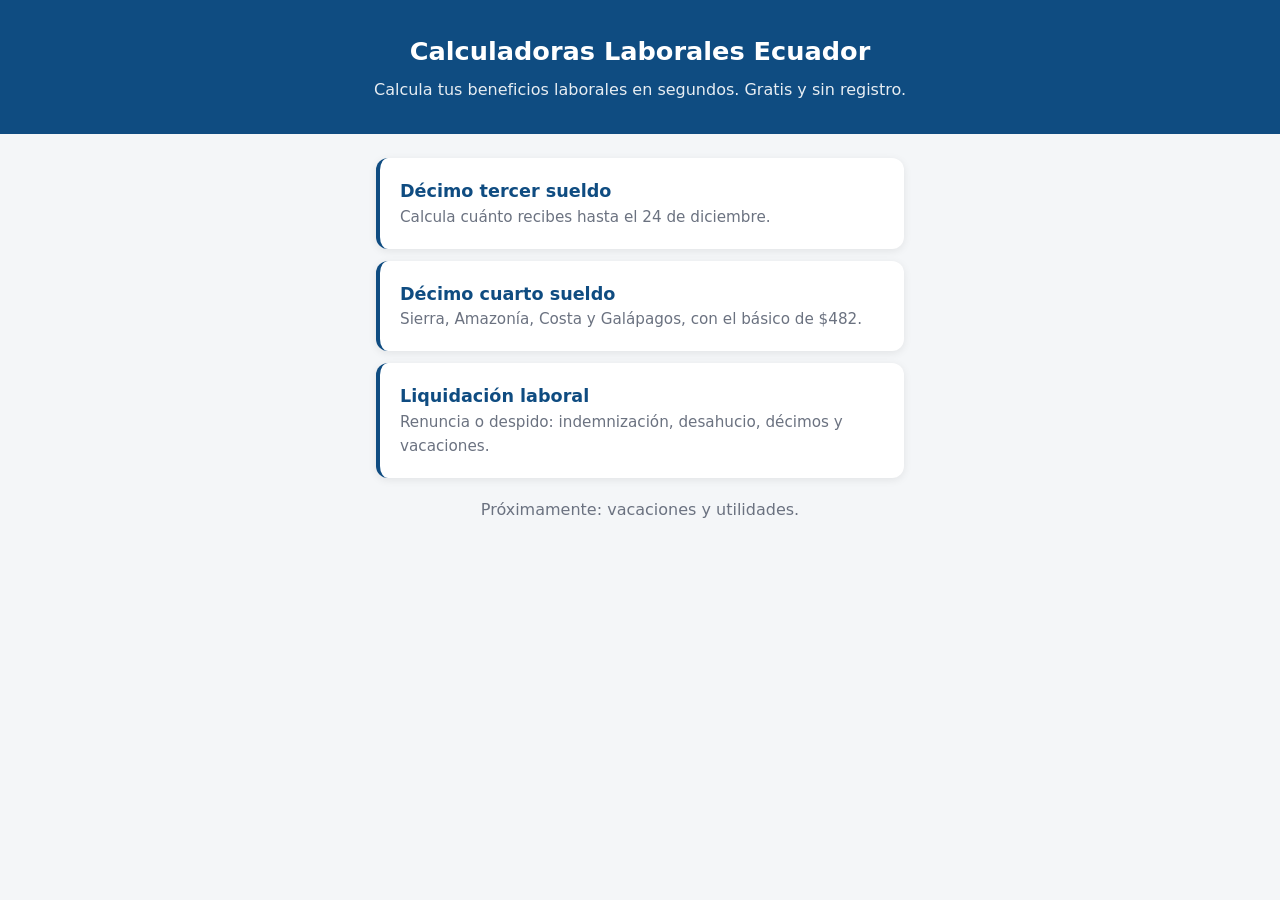
<file: index.html>
<!DOCTYPE html>
<html lang="es">
<head>
  <meta charset="UTF-8">
  <meta name="viewport" content="width=device-width, initial-scale=1.0">
  <title>Calculadoras Laborales Ecuador 2026 | Décimos y liquidación</title>
  <meta name="description" content="Calculadoras gratuitas para Ecuador: décimo tercero, décimo cuarto y liquidación laboral, actualizadas con el salario básico 2026.">
  <link rel="stylesheet" href="styles.css">
</head>
<body>
  <header class="encabezado">
    <h1>Calculadoras Laborales Ecuador</h1>
    <p>Calcula tus beneficios laborales en segundos. Gratis y sin registro.</p>
  </header>

  <main class="contenedor">
    <ul class="lista-calculadoras">
      <li>
        <a href="decimo-tercero/">
          <strong>Décimo tercer sueldo</strong>
          <span>Calcula cuánto recibes hasta el 24 de diciembre.</span>
        </a>
      </li>
      <li>
        <a href="decimo-cuarto/">
          <strong>Décimo cuarto sueldo</strong>
          <span>Sierra, Amazonía, Costa y Galápagos, con el básico de $482.</span>
        </a>
      </li>
      <li>
        <a href="liquidacion/">
          <strong>Liquidación laboral</strong>
          <span>Renuncia o despido: indemnización, desahucio, décimos y vacaciones.</span>
        </a>
      </li>
    </ul>

    <p class="proximamente">Próximamente: vacaciones y utilidades.</p>
  </main>
  <!-- Cloudflare Web Analytics --><script type='module' src='https://static.cloudflareinsights.com/beacon.min.js' data-cf-beacon='{"token": "72a0e35cafc4409990adaa18cb5a1dfc"}'></script><!-- End Cloudflare Web Analytics -->
</body>
</html>
</file>
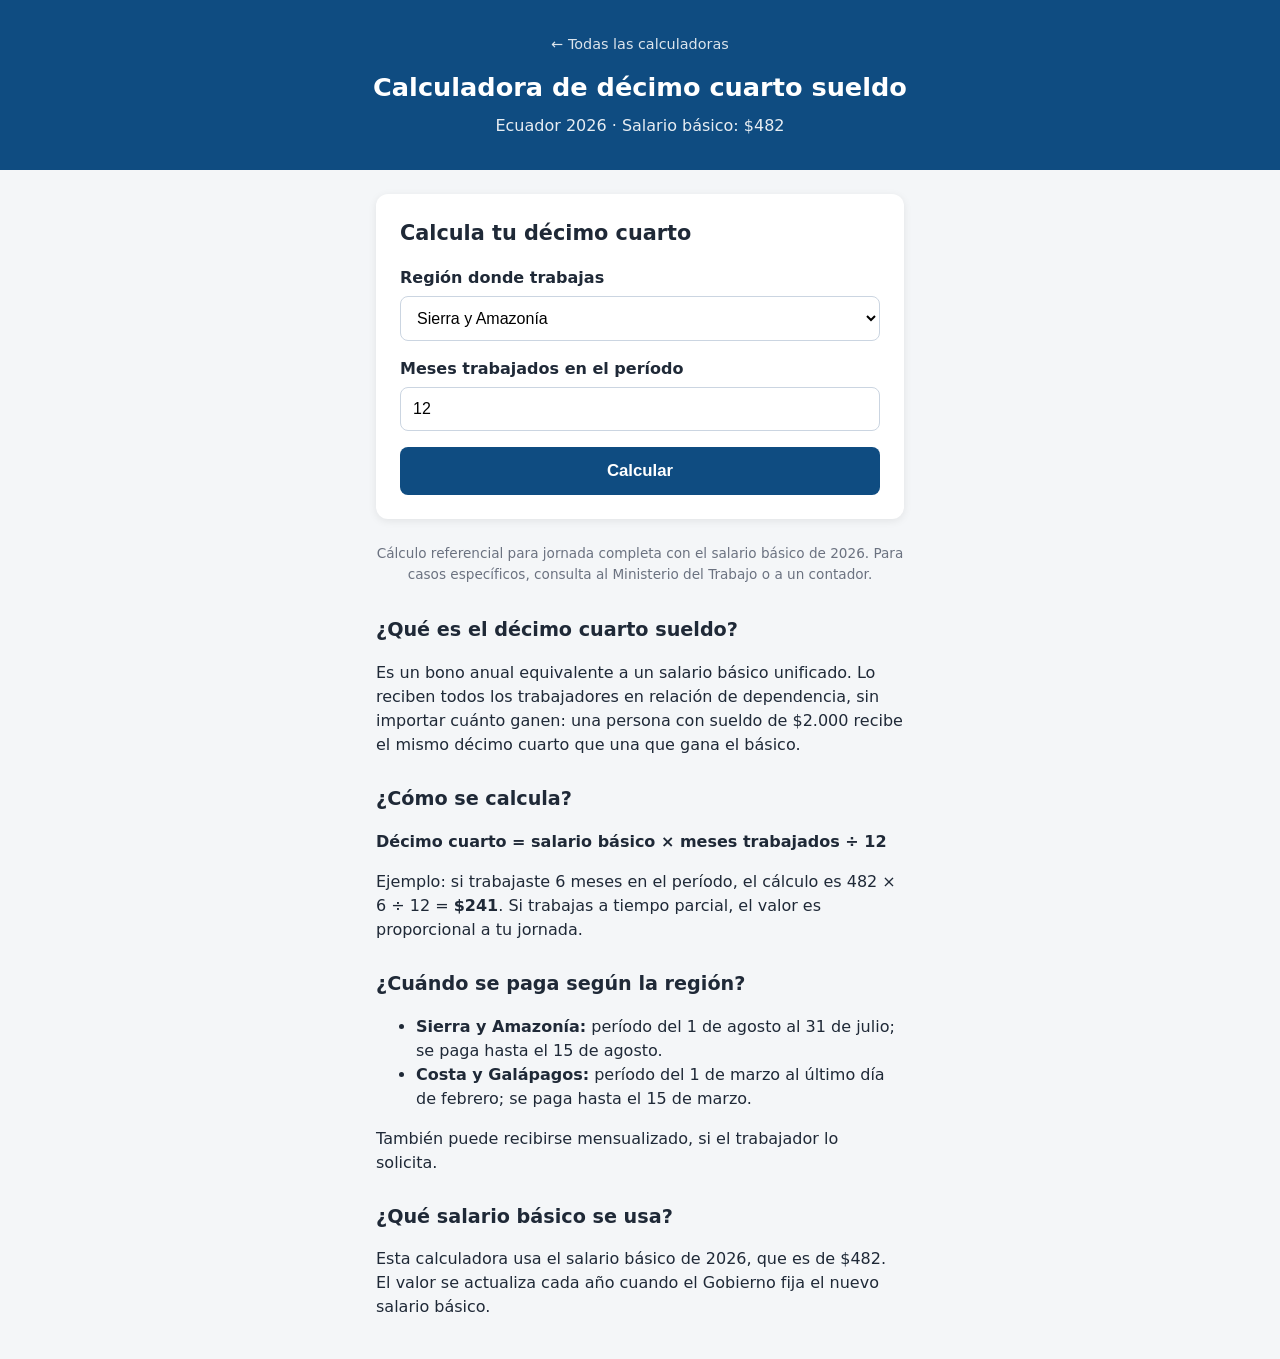
<file: decimo-cuarto/index.html>
<!DOCTYPE html>
<html lang="es">
<head>
  <meta charset="UTF-8">
  <meta name="viewport" content="width=device-width, initial-scale=1.0">
  <title>Calculadora Décimo Cuarto Sueldo Ecuador 2026 (Sierra y Costa)</title>
  <meta name="description" content="Calcula gratis tu décimo cuarto sueldo en Ecuador 2026 con el salario básico de $482. Fechas de pago para Sierra, Amazonía, Costa y Galápagos.">
  <link rel="stylesheet" href="../styles.css">
</head>
<body>
  <header class="encabezado">
    <a class="volver" href="../">← Todas las calculadoras</a>
    <h1>Calculadora de décimo cuarto sueldo</h1>
    <p>Ecuador 2026 · Salario básico: $482</p>
  </header>

  <main class="contenedor">
    <section class="tarjeta">
      <h2>Calcula tu décimo cuarto</h2>

      <div class="campo">
        <label for="region">Región donde trabajas</label>
        <select id="region">
          <option value="sierra">Sierra y Amazonía</option>
          <option value="costa">Costa y Galápagos</option>
        </select>
      </div>

      <div class="campo">
        <label for="meses">Meses trabajados en el período</label>
        <input type="number" id="meses" value="12" min="1" max="12">
      </div>

      <button id="calcular">Calcular</button>

      <p id="resultado" class="resultado"></p>
    </section>

    <p class="aviso">Cálculo referencial para jornada completa con el salario básico de 2026. Para casos específicos, consulta al Ministerio del Trabajo o a un contador.</p>

    <article class="contenido">
      <h2>¿Qué es el décimo cuarto sueldo?</h2>
      <p>Es un bono anual equivalente a un salario básico unificado. Lo reciben todos los trabajadores en relación de dependencia, sin importar cuánto ganen: una persona con sueldo de $2.000 recibe el mismo décimo cuarto que una que gana el básico.</p>

      <h2>¿Cómo se calcula?</h2>
      <p><strong>Décimo cuarto = salario básico × meses trabajados ÷ 12</strong></p>
      <p>Ejemplo: si trabajaste 6 meses en el período, el cálculo es 482 × 6 ÷ 12 = <strong>$241</strong>. Si trabajas a tiempo parcial, el valor es proporcional a tu jornada.</p>

      <h2>¿Cuándo se paga según la región?</h2>
      <ul>
        <li><strong>Sierra y Amazonía:</strong> período del 1 de agosto al 31 de julio; se paga hasta el 15 de agosto.</li>
        <li><strong>Costa y Galápagos:</strong> período del 1 de marzo al último día de febrero; se paga hasta el 15 de marzo.</li>
      </ul>
      <p>También puede recibirse mensualizado, si el trabajador lo solicita.</p>

      <h2>¿Qué salario básico se usa?</h2>
      <p>Esta calculadora usa el salario básico de 2026, que es de $482. El valor se actualiza cada año cuando el Gobierno fija el nuevo salario básico.</p>
    </article>
  </main>

  <script>
    const SBU = 482;
    const boton = document.getElementById("calcular");

    boton.addEventListener("click", function () {
      const region = document.getElementById("region").value;
      const meses = Number(document.getElementById("meses").value);
      const resultado = document.getElementById("resultado");

      if (meses < 1 || meses > 12) {
        resultado.className = "resultado error";
        resultado.textContent = "Ingresa entre 1 y 12 meses.";
        return;
      }

      const decimoCuarto = (SBU * meses) / 12;

      let fechaPago;
      if (region === "sierra") {
        fechaPago = "hasta el 15 de agosto";
      } else {
        fechaPago = "hasta el 15 de marzo";
      }

      resultado.className = "resultado";
      resultado.textContent = "Tu décimo cuarto sueldo es: $" + decimoCuarto.toFixed(2) + " (se paga " + fechaPago + ").";
    });
  </script>
<!-- Cloudflare Web Analytics --><script type='module' src='https://static.cloudflareinsights.com/beacon.min.js' data-cf-beacon='{"token": "72a0e35cafc4409990adaa18cb5a1dfc"}'></script><!-- End Cloudflare Web Analytics -->
</body>
</html>
</file>
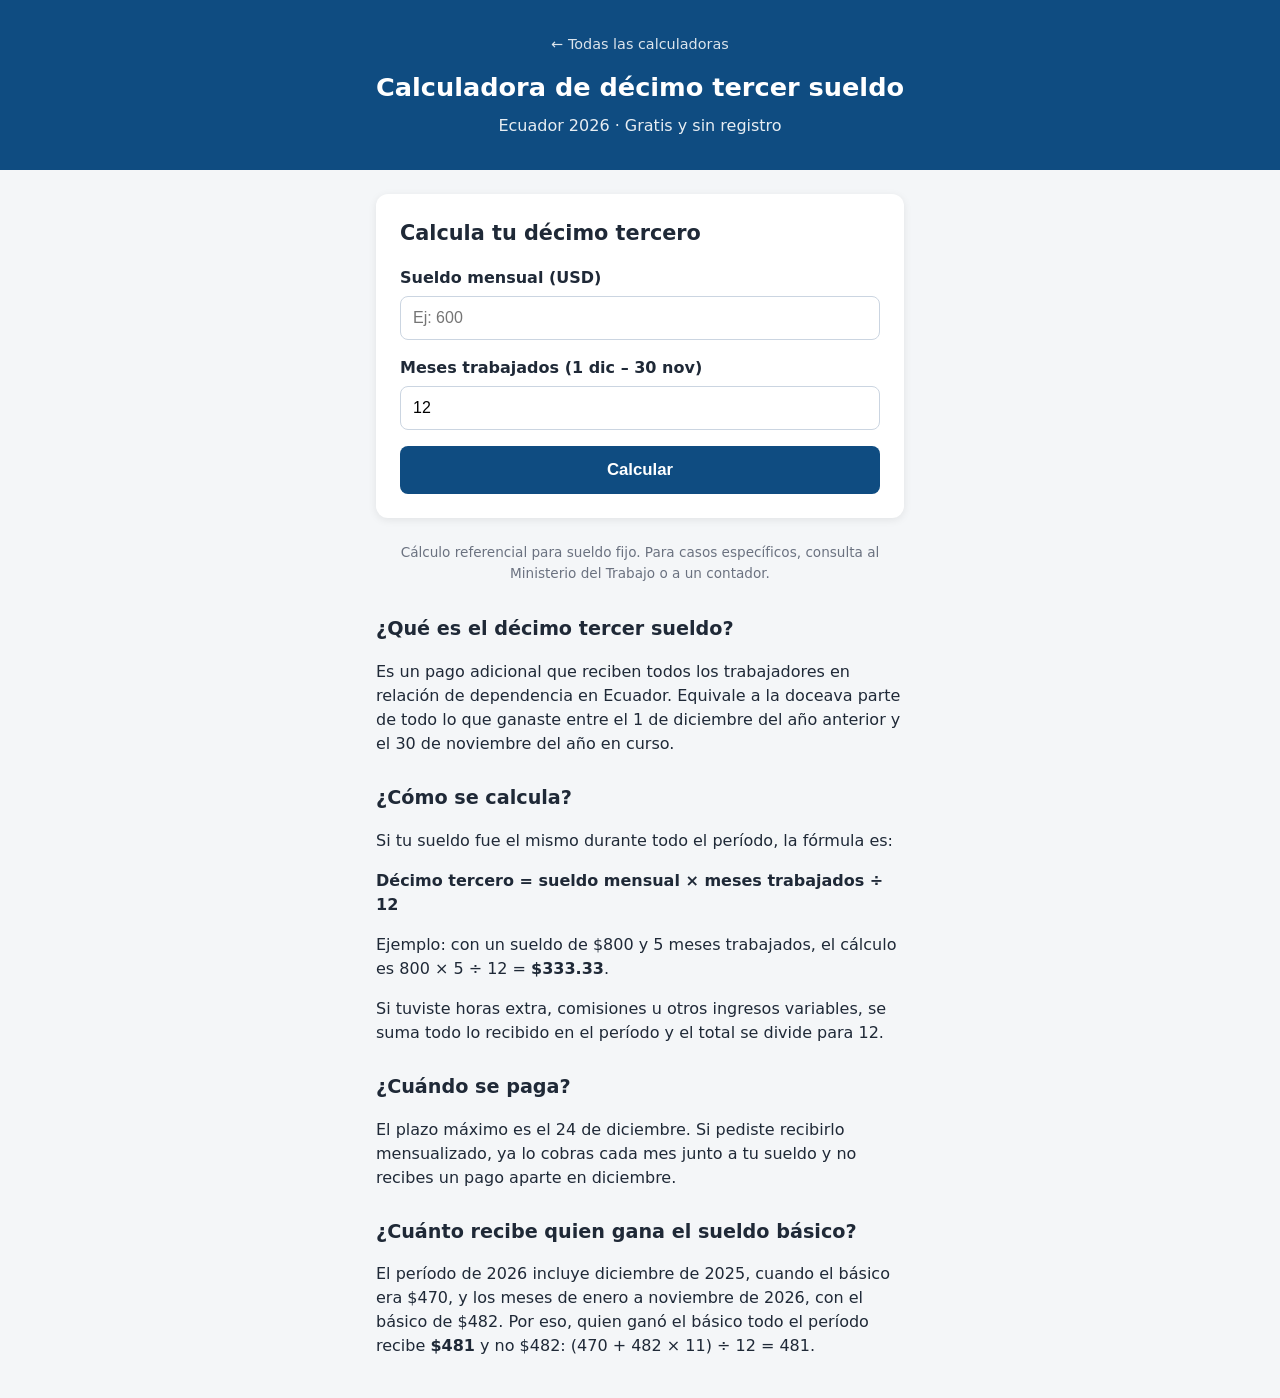
<file: decimo-tercero/index.html>
<!DOCTYPE html>
<html lang="es">
<head>
  <meta charset="UTF-8">
  <meta name="viewport" content="width=device-width, initial-scale=1.0">
  <title>Calculadora Décimo Tercer Sueldo Ecuador 2026</title>
  <meta name="description" content="Calcula gratis tu décimo tercer sueldo en Ecuador. Ingresa tu sueldo y los meses trabajados y conoce el valor al instante, con la explicación del cálculo.">
  <link rel="stylesheet" href="../styles.css">
</head>
<body>
  <header class="encabezado">
    <a class="volver" href="../">← Todas las calculadoras</a>
    <h1>Calculadora de décimo tercer sueldo</h1>
    <p>Ecuador 2026 · Gratis y sin registro</p>
  </header>

  <main class="contenedor">
    <section class="tarjeta">
      <h2>Calcula tu décimo tercero</h2>

      <div class="campo">
        <label for="sueldo">Sueldo mensual (USD)</label>
        <input type="number" id="sueldo" placeholder="Ej: 600" min="0" step="0.01">
      </div>

      <div class="campo">
        <label for="meses">Meses trabajados (1 dic – 30 nov)</label>
        <input type="number" id="meses" value="12" min="1" max="12">
      </div>

      <button id="calcular">Calcular</button>

      <p id="resultado" class="resultado"></p>
    </section>

    <p class="aviso">Cálculo referencial para sueldo fijo. Para casos específicos, consulta al Ministerio del Trabajo o a un contador.</p>

    <article class="contenido">
      <h2>¿Qué es el décimo tercer sueldo?</h2>
      <p>Es un pago adicional que reciben todos los trabajadores en relación de dependencia en Ecuador. Equivale a la doceava parte de todo lo que ganaste entre el 1 de diciembre del año anterior y el 30 de noviembre del año en curso.</p>

      <h2>¿Cómo se calcula?</h2>
      <p>Si tu sueldo fue el mismo durante todo el período, la fórmula es:</p>
      <p><strong>Décimo tercero = sueldo mensual × meses trabajados ÷ 12</strong></p>
      <p>Ejemplo: con un sueldo de $800 y 5 meses trabajados, el cálculo es 800 × 5 ÷ 12 = <strong>$333.33</strong>.</p>
      <p>Si tuviste horas extra, comisiones u otros ingresos variables, se suma todo lo recibido en el período y el total se divide para 12.</p>

      <h2>¿Cuándo se paga?</h2>
      <p>El plazo máximo es el 24 de diciembre. Si pediste recibirlo mensualizado, ya lo cobras cada mes junto a tu sueldo y no recibes un pago aparte en diciembre.</p>

      <h2>¿Cuánto recibe quien gana el sueldo básico?</h2>
      <p>El período de 2026 incluye diciembre de 2025, cuando el básico era $470, y los meses de enero a noviembre de 2026, con el básico de $482. Por eso, quien ganó el básico todo el período recibe <strong>$481</strong> y no $482: (470 + 482 × 11) ÷ 12 = 481.</p>
    </article>
  </main>

  <script>
    const boton = document.getElementById("calcular");

    boton.addEventListener("click", function () {
      const sueldo = Number(document.getElementById("sueldo").value);
      const meses = Number(document.getElementById("meses").value);
      const resultado = document.getElementById("resultado");

      if (sueldo <= 0 || meses < 1 || meses > 12) {
        resultado.className = "resultado error";
        resultado.textContent = "Ingresa un sueldo mayor a 0 y entre 1 y 12 meses.";
        return;
      }

      const decimoTercero = (sueldo * meses) / 12;
      resultado.className = "resultado";
      resultado.textContent = "Tu décimo tercer sueldo es: $" + decimoTercero.toFixed(2);
    });
  </script>
<!-- Cloudflare Web Analytics --><script type='module' src='https://static.cloudflareinsights.com/beacon.min.js' data-cf-beacon='{"token": "72a0e35cafc4409990adaa18cb5a1dfc"}'></script><!-- End Cloudflare Web Analytics -->
</body>
</html>
</file>
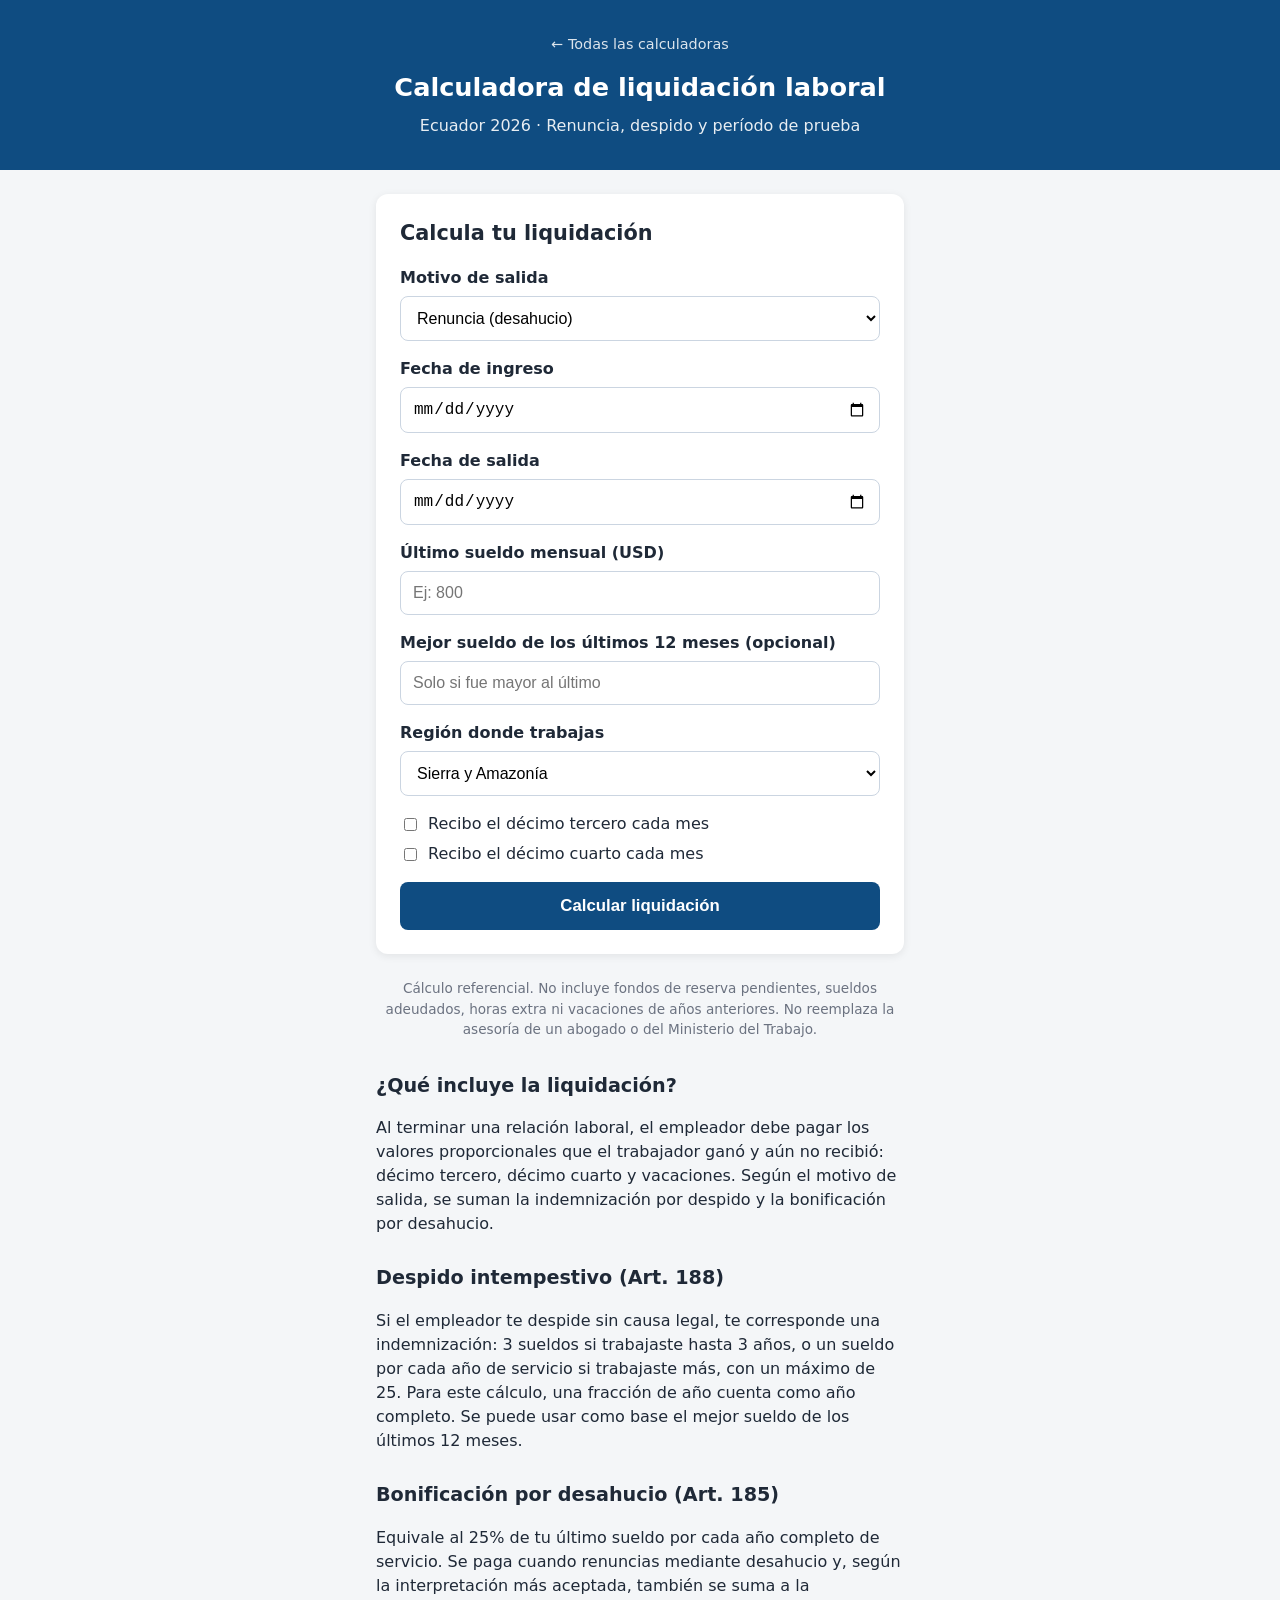
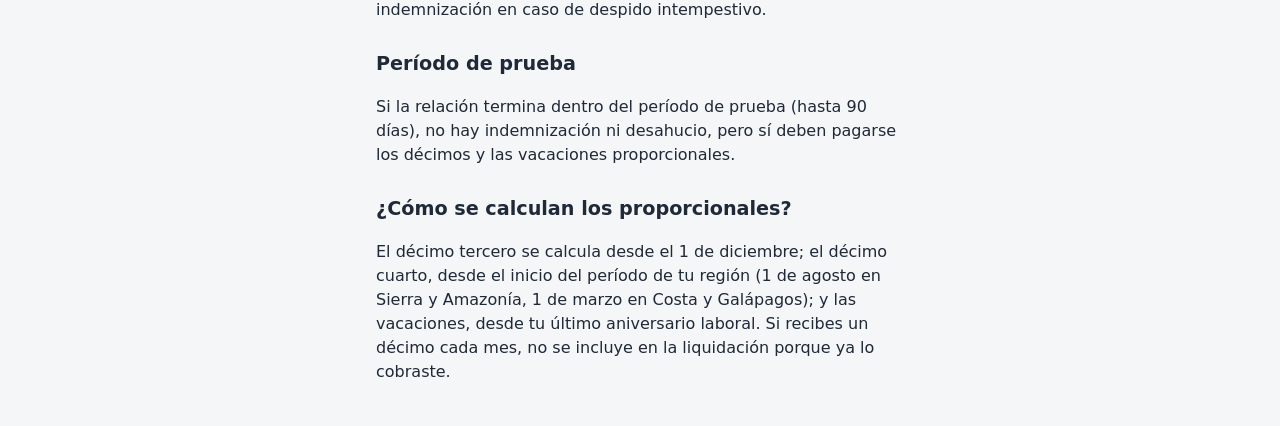
<file: liquidacion/index.html>
<!DOCTYPE html>
<html lang="es">
<head>
  <meta charset="UTF-8">
  <meta name="viewport" content="width=device-width, initial-scale=1.0">
  <title>Calculadora de Liquidación Laboral Ecuador 2026 | Renuncia y Despido</title>
  <meta name="description" content="Calcula gratis tu liquidación laboral en Ecuador 2026 por renuncia o despido intempestivo: indemnización, desahucio, décimos y vacaciones, con el detalle de cada valor.">
  <link rel="stylesheet" href="../styles.css">
</head>
<body>
  <header class="encabezado">
    <a class="volver" href="../">← Todas las calculadoras</a>
    <h1>Calculadora de liquidación laboral</h1>
    <p>Ecuador 2026 · Renuncia, despido y período de prueba</p>
  </header>

  <main class="contenedor">
    <section class="tarjeta">
      <h2>Calcula tu liquidación</h2>

      <div class="campo">
        <label for="motivo">Motivo de salida</label>
        <select id="motivo">
          <option value="renuncia">Renuncia (desahucio)</option>
          <option value="despido">Despido intempestivo</option>
          <option value="prueba">Fin del período de prueba</option>
        </select>
      </div>

      <div class="campo">
        <label for="ingreso">Fecha de ingreso</label>
        <input type="date" id="ingreso">
      </div>

      <div class="campo">
        <label for="salida">Fecha de salida</label>
        <input type="date" id="salida">
      </div>

      <div class="campo">
        <label for="sueldo">Último sueldo mensual (USD)</label>
        <input type="number" id="sueldo" placeholder="Ej: 800" min="0" step="0.01">
      </div>

      <div class="campo">
        <label for="mejorSueldo">Mejor sueldo de los últimos 12 meses (opcional)</label>
        <input type="number" id="mejorSueldo" placeholder="Solo si fue mayor al último" min="0" step="0.01">
      </div>

      <div class="campo">
        <label for="region">Región donde trabajas</label>
        <select id="region">
          <option value="sierra">Sierra y Amazonía</option>
          <option value="costa">Costa y Galápagos</option>
        </select>
      </div>

      <div class="campo">
        <label class="casilla"><input type="checkbox" id="mensual13"> Recibo el décimo tercero cada mes</label>
        <label class="casilla"><input type="checkbox" id="mensual14"> Recibo el décimo cuarto cada mes</label>
      </div>

      <button id="calcular">Calcular liquidación</button>

      <div id="resultado" class="resultado"></div>
    </section>

    <p class="aviso">Cálculo referencial. No incluye fondos de reserva pendientes, sueldos adeudados, horas extra ni vacaciones de años anteriores. No reemplaza la asesoría de un abogado o del Ministerio del Trabajo.</p>

    <article class="contenido">
      <h2>¿Qué incluye la liquidación?</h2>
      <p>Al terminar una relación laboral, el empleador debe pagar los valores proporcionales que el trabajador ganó y aún no recibió: décimo tercero, décimo cuarto y vacaciones. Según el motivo de salida, se suman la indemnización por despido y la bonificación por desahucio.</p>

      <h2>Despido intempestivo (Art. 188)</h2>
      <p>Si el empleador te despide sin causa legal, te corresponde una indemnización: 3 sueldos si trabajaste hasta 3 años, o un sueldo por cada año de servicio si trabajaste más, con un máximo de 25. Para este cálculo, una fracción de año cuenta como año completo. Se puede usar como base el mejor sueldo de los últimos 12 meses.</p>

      <h2>Bonificación por desahucio (Art. 185)</h2>
      <p>Equivale al 25% de tu último sueldo por cada año completo de servicio. Se paga cuando renuncias mediante desahucio y, según la interpretación más aceptada, también se suma a la indemnización en caso de despido intempestivo.</p>

      <h2>Período de prueba</h2>
      <p>Si la relación termina dentro del período de prueba (hasta 90 días), no hay indemnización ni desahucio, pero sí deben pagarse los décimos y las vacaciones proporcionales.</p>

      <h2>¿Cómo se calculan los proporcionales?</h2>
      <p>El décimo tercero se calcula desde el 1 de diciembre; el décimo cuarto, desde el inicio del período de tu región (1 de agosto en Sierra y Amazonía, 1 de marzo en Costa y Galápagos); y las vacaciones, desde tu último aniversario laboral. Si recibes un décimo cada mes, no se incluye en la liquidación porque ya lo cobraste.</p>
    </article>
  </main>

  <script src="calculo.js"></script>
<!-- Cloudflare Web Analytics --><script type='module' src='https://static.cloudflareinsights.com/beacon.min.js' data-cf-beacon='{"token": "72a0e35cafc4409990adaa18cb5a1dfc"}'></script><!-- End Cloudflare Web Analytics -->
</body>
</html>
</file>
<file: styles.css>
/* Hace que los tamaños incluyan bordes y rellenos (evita sorpresas) */
* {
  box-sizing: border-box;
}

body {
  margin: 0;
  font-family: system-ui, -apple-system, "Segoe UI", Roboto, sans-serif;
  background: #f4f6f8;
  color: #1f2937;
  line-height: 1.5;
}

/* Franja superior azul */
.encabezado {
  background: #0f4c81;
  color: white;
  padding: 32px 16px;
  text-align: center;
}

.encabezado h1 {
  margin: 0 0 8px;
  font-size: 1.6rem;
}

.encabezado p {
  margin: 0;
  opacity: 0.9;
}

/* Centra el contenido y limita el ancho */
.contenedor {
  max-width: 560px;
  margin: 0 auto;
  padding: 24px 16px;
}

/* Recuadro blanco de la calculadora */
.tarjeta {
  background: white;
  border-radius: 12px;
  padding: 24px;
  box-shadow: 0 2px 8px rgba(0, 0, 0, 0.08);
}

.tarjeta h2 {
  margin-top: 0;
  font-size: 1.3rem;
}

.campo {
  margin-bottom: 16px;
}

label {
  display: block;
  font-weight: 600;
  margin-bottom: 6px;
}

input {
  width: 100%;
  padding: 12px;
  font-size: 1rem;
  border: 1px solid #cbd5e1;
  border-radius: 8px;
}

/* Cuando el usuario hace clic en una caja, se resalta */
input:focus {
  outline: none;
  border-color: #0f4c81;
  box-shadow: 0 0 0 3px rgba(15, 76, 129, 0.15);
}

button {
  width: 100%;
  padding: 14px;
  font-size: 1.05rem;
  font-weight: 600;
  color: white;
  background: #0f4c81;
  border: none;
  border-radius: 8px;
  cursor: pointer;
}

button:hover {
  background: #0c3d68;
}

/* Caja del resultado (verde) */
.resultado {
  margin-top: 20px;
  padding: 16px;
  background: #e8f4ea;
  border-left: 4px solid #2e7d32;
  border-radius: 8px;
  font-size: 1.1rem;
  font-weight: 600;
}

/* Si el resultado está vacío, no se muestra */
.resultado:empty {
  display: none;
}

/* Variante roja para errores */
.resultado.error {
  background: #fdecea;
  border-left-color: #c62828;
}

.aviso {
  font-size: 0.85rem;
  color: #6b7280;
  text-align: center;
  margin-top: 24px;
}
/* ---------- Añadido en el Paso 11 ---------- */

/* Enlace "volver" en la franja azul */
.volver {
  display: inline-block;
  color: white;
  opacity: 0.85;
  text-decoration: none;
  font-size: 0.9rem;
  margin-bottom: 12px;
}

.volver:hover {
  opacity: 1;
  text-decoration: underline;
}

/* Menú desplegable (mismo estilo que las cajas) */
select {
  width: 100%;
  padding: 12px;
  font-size: 1rem;
  border: 1px solid #cbd5e1;
  border-radius: 8px;
  background: white;
}

/* Texto explicativo debajo de la calculadora */
.contenido {
  margin-top: 32px;
}

.contenido h2 {
  font-size: 1.2rem;
  margin-top: 28px;
}

/* Menú de calculadoras en la portada */
.lista-calculadoras {
  list-style: none;
  padding: 0;
  margin: 0;
  display: grid;
  gap: 12px;
}

.lista-calculadoras a {
  display: block;
  background: white;
  padding: 20px;
  border-radius: 12px;
  border-left: 4px solid #0f4c81;
  box-shadow: 0 2px 8px rgba(0, 0, 0, 0.08);
  text-decoration: none;
  color: inherit;
}

.lista-calculadoras a:hover {
  box-shadow: 0 4px 14px rgba(0, 0, 0, 0.14);
}

.lista-calculadoras strong {
  display: block;
  color: #0f4c81;
  font-size: 1.1rem;
}

.lista-calculadoras span {
  color: #6b7280;
  font-size: 0.95rem;
}

.proximamente {
  color: #6b7280;
  text-align: center;
  margin-top: 20px;
}
/* ---------- Añadido en el Paso 19 (liquidación) ---------- */

/* Casillas de verificación (checkbox) */
.casilla {
  display: flex;
  align-items: center;
  gap: 8px;
  font-weight: 400;
}

.casilla input {
  width: auto;
}

/* Tabla con el desglose de la liquidación */
.resultado p {
  margin: 0 0 8px;
}

.desglose {
  width: 100%;
  border-collapse: collapse;
  font-size: 0.95rem;
}

.desglose td {
  padding: 8px 0;
  border-bottom: 1px solid #cfe3d2;
  font-weight: 400;
}

.desglose td:last-child {
  text-align: right;
  white-space: nowrap;
}

.desglose .total td {
  font-weight: 700;
  font-size: 1.05rem;
  border-bottom: none;
}
/* ---------- Añadido en el Paso 21 ---------- */

/* Botón verde para compartir por WhatsApp */
.boton-whatsapp {
  display: block;
  margin-top: 16px;
  padding: 12px;
  text-align: center;
  background: #1fa855;
  color: white;
  font-weight: 600;
  text-decoration: none;
  border-radius: 8px;
}

.boton-whatsapp:hover {
  background: #188c46;
}
</file>
